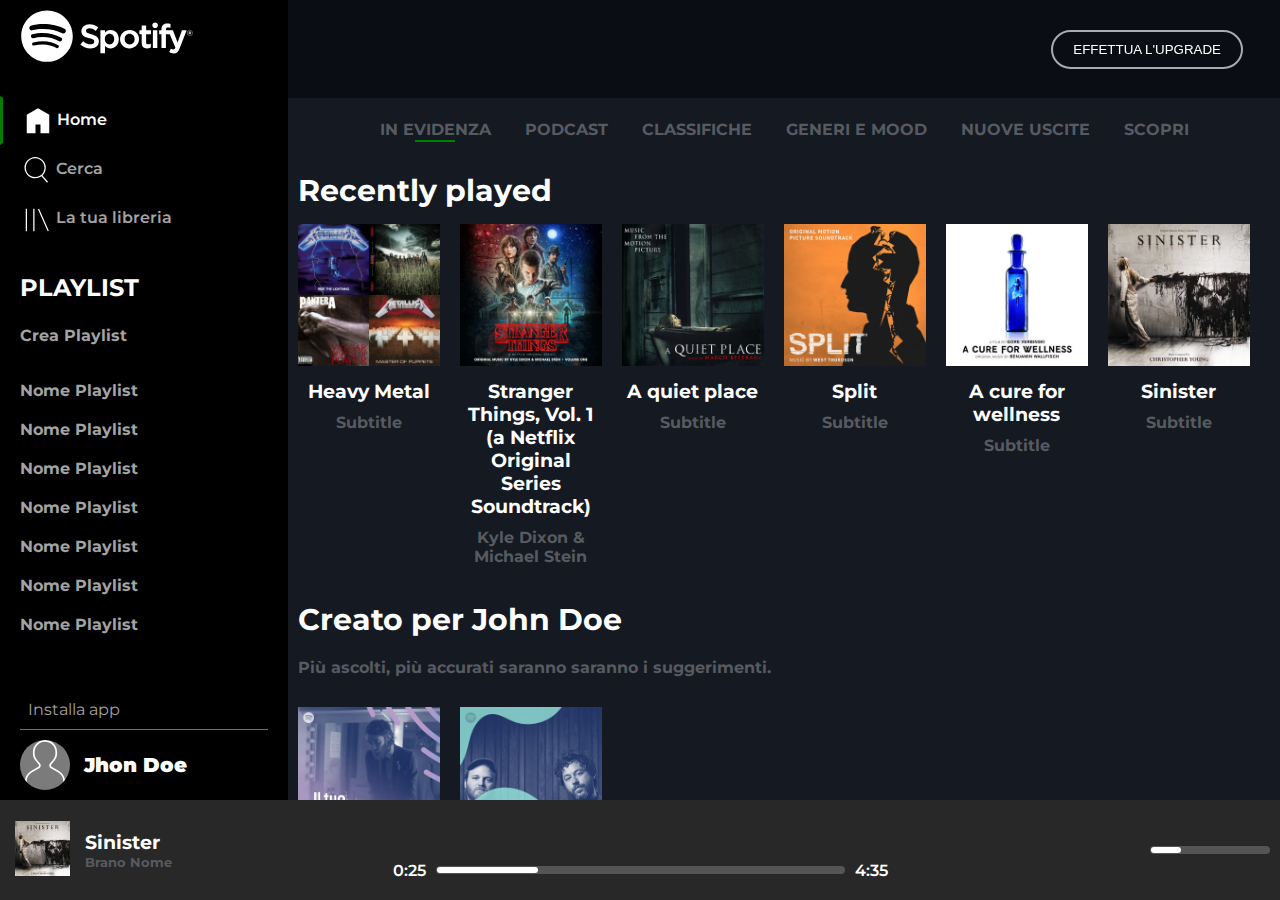
<file: index.html>
<!DOCTYPE html>
<html lang="en">
<head>
  <meta charset="UTF-8">
  <meta http-equiv="X-UA-Compatible" content="IE=edge">
  <meta name="viewport" content="width=device-width, initial-scale=1.0">
  <link rel="preconnect" href="https://fonts.googleapis.com">
  <link rel="preconnect" href="https://fonts.gstatic.com" crossorigin>
  <link href="https://fonts.googleapis.com/css2?family=Montserrat&display=swap" rel="stylesheet">
  <link rel='stylesheet' href='https://cdnjs.cloudflare.com/ajax/libs/font-awesome/6.1.0/css/all.min.css' integrity='sha512-10/jx2EXwxxWqCLX/hHth/vu2KY3jCF70dCQB8TSgNjbCVAC/8vai53GfMDrO2Emgwccf2pJqxct9ehpzG+MTw==' crossorigin='anonymous'/>
  <link rel="stylesheet" href="css/global.css">
  <link rel="stylesheet" href="css/utils.css">
  <link rel="stylesheet" href="css/style.css">
  <link rel="stylesheet" href="css/effect.css">
  <link rel="stylesheet" href="css/media.css">
  <link rel="shortcut icon" href="img/favicon.ico" type="image/x-icon">
  <title>Spotify Web</title>
</head>

<body>

  <main class=" clearfix">
    <!-- LEFT MENU -->
    <div class="left-menu d-flex float-sx">
      <div class="top-container d-flex">
        <div class="logo ">
          <div class="menu-container">
            <img src="img/logo.svg" alt="">
          </div>        
        </div>
  
        <div class="top  ">          
          <ul>
            <li class="active"><span><img src="img/home.svg" alt=""> Home</span></li>
            <li><span><img src="img/search.svg" alt=""> Cerca</span></li>
            <li><span><img src="img/libreria.svg" alt=""> La tua libreria</span></li>
          </ul>
        </div>

        <div class="center d-flex ">          
          <h2>PLAYLIST</h2>
          <span><i class="fa-solid fa-square-plus"></i> Crea Playlist</span>
          <ul>           
            <li><span>Nome Playlist</span> </li>
            <li><span>Nome Playlist</span> </li>
            <li><span>Nome Playlist</span> </li>
            <li><span>Nome Playlist</span> </li>
            <li><span>Nome Playlist</span> </li>
            <li><span>Nome Playlist</span> </li>
            <li><span>Nome Playlist</span> </li>

          </ul>>
        </div>

        <div class="bottom  ">
          <div class="menu-container">
            <div class="install">
              <i class="fa-regular fa-circle-down"></i>  <span>Installa app</span> 
            </div>
            <div class="profile">
              <div class="image">
                <img src="img/profile.svg" alt="">              
              </div>
              <span>Jhon Doe </span>
            </div>
          </div>
        </div>

      </div>
      


    </div>

    <div class=" left-menu-xs d-flex float-sx">
      <div class="top-container d-flex">
        <div class="logo ">
          <div class="menu-container">
            <img src="img/logo-small.svg" alt="">
          </div>        
        </div>
        <div class="top  ">          
          <ul>
            <li class="active"><span><img src="img/home.svg" alt=""></span></li>
            <li><span><img src="img/search.svg" alt=""></span></li>
            <li><span><img src="img/libreria.svg" alt=""></span></li>
          </ul>
        </div>




      </div>
      
      <div class="bottom  ">
        <div class="menu-container">
          <div class="install">
            <i class="fa-regular fa-circle-down"></i>   
          </div>
          <div class="profile">
            <div class="image">
              <img src="img/profile.svg" alt="">              
            </div>
          </div>
        </div>
      </div>

    </div>

    <!-- RIGHT CONTAINER -->
    <div class="right-container float-sx">

      <div class="upgrade ">
        <button class="btn">EFFETTUA L&#39;UPGRADE </button> 
      </div>

      <nav class="">
        <ul>
          <li>
            <span>IN EVIDENZA</span> 
            <div class="line active"></div>
          </li>
          <li>
            <span>PODCAST</span> 
            <div class="line "></div>
          </li>
          <li>
            <span>CLASSIFICHE</span>
            <div class="line "></div>
          </li>
          <li>
            <span>GENERI E MOOD</span>
            <div class="line "></div>
          </li>
          <li>
            <span>NUOVE USCITE</span>
            <div class="line "></div>
          </li>
          <li>
            <div class="line "></div>
            <span>SCOPRI</span>
          </li>
        </ul>
      </nav>

      <section class="recently-played  ">

        <h2>Recently played</h2>
        <div class="gallery d-flex">
          <div class="card  ">
            <div class="card-image">
              <div class="hovercard">
                <i class="fa-regular fa-circle-play"></i>
              </div>
            <img src="img/metal_lifting.jpg" alt="">
            </div>
            
            <h3>Heavy Metal</h3>
            <h4>Subtitle</h4>
          </div>
          <div class="card  ">
            <div class="card-image">
              <div class="hovercard">
                <i class="fa-regular fa-circle-play"></i>
              </div>
              <img src="img/stranger.jpeg" alt="">
            </div>
            <h3>Stranger Things, Vol. 1 (a Netflix Original Series Soundtrack)</h3>
            <h4>Kyle Dixon &#38; Michael Stein</h4>
          </div>
          <div class="card  ">
            <div class="card-image">
              <div class="hovercard">
                <i class="fa-regular fa-circle-play"></i>
              </div>
              <img src="img/aquietplace.jpeg" alt=""> 
            </div>
            <h3>A quiet place</h3>
            <h4>Subtitle</h4>
          </div>
          <div class="card  ">
            <div class="card-image">
              <div class="hovercard">
                <i class="fa-regular fa-circle-play"></i>
              </div>
              <img src="img/split.jpeg" alt="">
            </div>
            <h3>Split</h3>
            <h4>Subtitle</h4>
          </div>
          <div class="card  ">
            <div class="card-image">
              <div class="hovercard">
                <i class="fa-regular fa-circle-play"></i>
              </div>
              <img src="img/cure.jpeg" alt="">
            </div>
            <h3>A cure for wellness</h3>
            <h4>Subtitle</h4>
          </div>
          <div class="card  ">
            <div class="card-image">
              <div class="hovercard">
                <i class="fa-regular fa-circle-play"></i>
              </div>
              <img src="img/sinister.jpeg" alt="">
            </div>
            <h3>Sinister</h3>
            <h4>Subtitle</h4>
          </div>
        </div>
        
      </section>

      <section class="suggestion-for-you  ">
        <h2>Creato per John Doe</h2>
        <h4>Pi&ugrave; ascolti, pi&ugrave; accurati saranno saranno i suggerimenti.</h4>
        <div class="gallery d-flex">
          <div class="card  ">
            <div class="card-image">
              <div class="hovercard">
                <i class="fa-regular fa-circle-play"></i>
              </div>
              <img src="img/radar.jpeg" alt="">
            </div>
            <h3>Release Radar</h3>
          </div>
          <div class="card  ">
            <div class="card-image">
              <div class="hovercard">
                <i class="fa-regular fa-circle-play"></i>
              </div>
              <img src="img/mixdaily.jpeg" alt="">
            </div>
            <h3>Daily Mix 1</h3>
          </div>
        </div>

      </section>

      <section class="popular-artist  ">
        <h2>Artisti pi&ugrave; popolari</h2>
        <h4>Pi&ugrave; ascolti, pi&ugrave; accurati saranno saranno i suggerimenti.</h4>
        <div class="gallery d-flex">
          <div class="card  ">
            <div class="card-image">
              <div class="hovercard">
                <i class="fa-regular fa-circle-play"></i>
              </div>
              <img src="img/youg.jpeg" alt="">
            </div>
            <h3>Lana del Rey</h3>
          </div>
          <div class="card  ">
            <div class="card-image">
              <div class="hovercard">
                <i class="fa-regular fa-circle-play"></i>
              </div>
              <img src="img/einaudi.jpeg" alt="">
            </div>
            <h3>Ludovico Einaudi</h3>
          </div>
        </div>
      </section>

    </div>    
  </main>

  <!-- FOOTER MENU -->
  <footer class="h100  w100 d-flex">
    <!-- left -->
    <div class="left-f-menu  d-flex"> 
      <div class="cover-small">
        <img src="img/sinister.jpeg" alt="">
      </div>
      <div class="title">
        <h3>Sinister</h3>
        <h4>Brano Nome</h4>
      </div>
      <div class="add-to">
        <i class="fa-regular fa-heart"></i>
        <i class="fa-regular fa-folder"></i>
      </div>
    </div>
    <!-- center top -->
    <div class="center-f-menu w40 d-flex ">
      <div class="controller  ">
        <i class="fa-solid fa-shuffle"></i>
        <i class="fa-solid fa-backward-step"></i>
        <i class="fa-regular fa-circle-play"></i>
        <i class="fa-solid fa-forward-step"></i>
        <i class="fa-solid fa-arrow-rotate-right"></i>
      </div>
      <!-- center bot -->
      <div class="time-bar  d-flex">
        <div class="time">
          0:25
        </div>
        <div class="meter">
          <div class="advance">
            <div class="cursor"></div>
          </div>
        </div>
        <div class="time">
          4:35
        </div>
      </div>
    </div>
    <!-- right -->
    <div class="right-f-menu d-flex  "> 
      
      <i class="fa-solid fa-list"></i>
      <i class="fa-solid fa-display"></i>
      <i class="fa-solid fa-volume-high"></i>
      <div class="meter">
        <div class="advance">
          <div class="cursor"></div>
        </div>
      </div>

    </div>
    
  </footer>
  
</body>

</html>
</file>
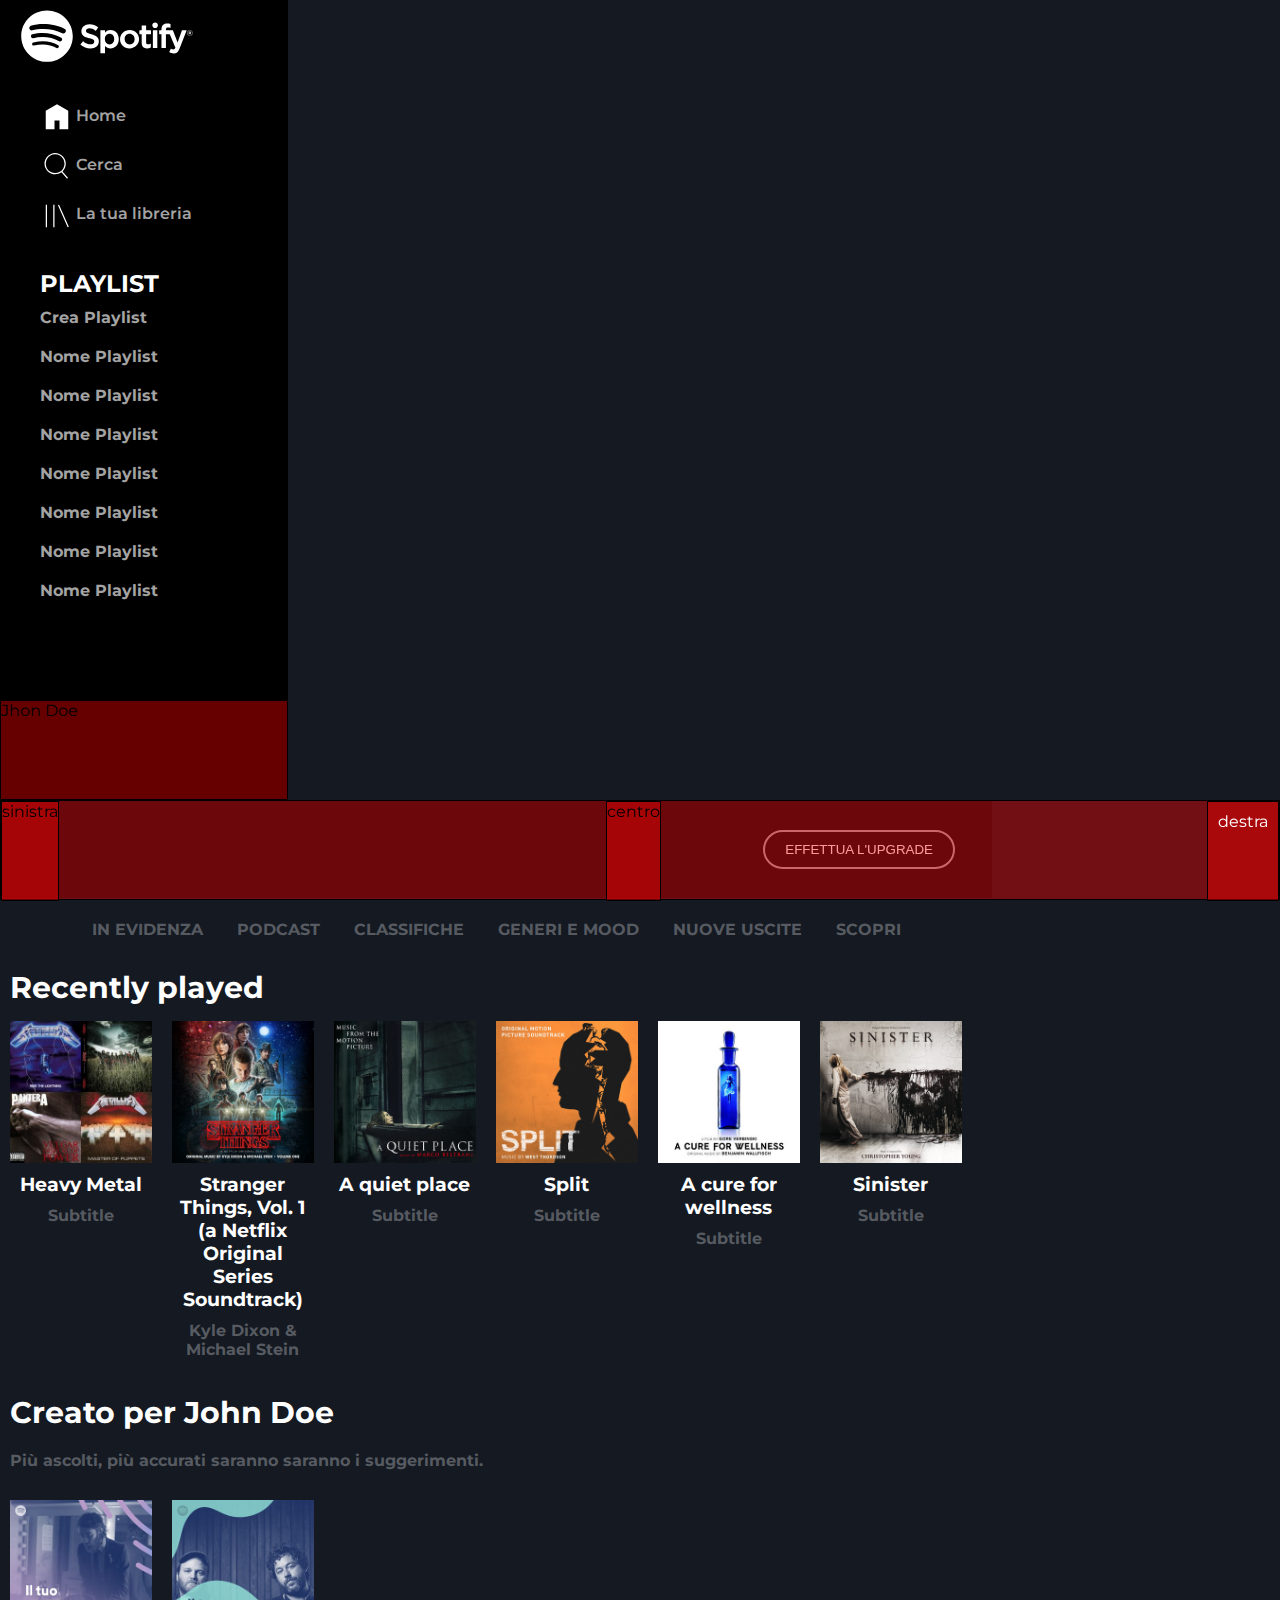
<file: index1.html>
<html lang="en"><head>
  <meta charset="UTF-8">
  <meta http-equiv="X-UA-Compatible" content="IE=edge">
  <meta name="viewport" content="width=device-width, initial-scale=1.0">
  <link rel="preconnect" href="https://fonts.googleapis.com">
  <link rel="preconnect" href="https://fonts.gstatic.com" crossorigin="">
  <link href="https://fonts.googleapis.com/css2?family=Montserrat&amp;display=swap" rel="stylesheet">
  <link rel="stylesheet" href="https://cdnjs.cloudflare.com/ajax/libs/font-awesome/6.1.0/css/all.min.css" integrity="sha512-10/jx2EXwxxWqCLX/hHth/vu2KY3jCF70dCQB8TSgNjbCVAC/8vai53GfMDrO2Emgwccf2pJqxct9ehpzG+MTw==" crossorigin="anonymous">
  <link rel="stylesheet" href="css/global.css">
  <link rel="stylesheet" href="css/utils.css">
  <link rel="stylesheet" href="css/style.css">
  <title>Document</title>
</head>

<body>

  <main class=" clearfix">
    <!-- LEFT MENU -->
    <div class="left-menu d-flex">

      <div class="logo ">
        <div class="menu-container">
          <img src="img/logo.svg" alt="">
        </div>        
      </div>

      <div class="top  ">
        <div class="menu-container">
          <ul>
            <li><img src="img/home.svg" alt=""><span> Home</span></li>
            <li><img src="img/search.svg" alt=""><span> Cerca</span></li>
            <li><img src="img/libreria.svg" alt=""><span> La tua libreria</span></li>
          </ul>
        </div>
    </div>
      <div class="center  ">
        <div class="menu-container">
         <h2>PLAYLIST</h2>
         <ul>
           <li><i class="fa-solid fa-square-plus"></i> Crea Playlist</li>
           <li>Nome Playlist</li>
           <li>Nome Playlist</li>
           <li>Nome Playlist</li>
           <li>Nome Playlist</li>
           <li>Nome Playlist</li>
           <li>Nome Playlist</li>
           <li>Nome Playlist</li>
         </ul>
        </div>
      </div>
      <div class="bottom debug h100">Jhon Doe</div>

    </div>

    <!-- RIGHT CONTAINER -->
    <div class="right-container float-sx">

      <div class="upgrade ">
        <button class="btn">EFFETTUA L'UPGRADE </button> 
      </div>

      <nav class="">
        <ul>
          <li>IN EVIDENZA</li>
          <li>PODCAST</li>
          <li>CLASSIFICHE</li>
          <li>GENERI E MOOD</li>
          <li>NUOVE USCITE</li>
          <li>SCOPRI</li>
        </ul>
      </nav>

      <section class="recently-played  ">
        <h2>Recently played</h2>
        <div class="gallery d-flex">
          <div class="card  ">
            <img src="img/metal_lifting.jpg" alt="">
            <h3>Heavy Metal</h3>
            <h4>Subtitle</h4>
          </div>
          <div class="card  ">
            <img src="img/stranger.jpeg" alt="">
            <h3>Stranger Things, Vol. 1 (a Netflix Original Series Soundtrack)</h3>
            <h4>Kyle Dixon &amp; Michael Stein</h4>
          </div>
          <div class="card  ">
            <img src="img/aquietplace.jpeg" alt="">
            <h3>A quiet place</h3>
            <h4>Subtitle</h4>
          </div>
          <div class="card  ">
            <img src="img/split.jpeg" alt="">
            <h3>Split</h3>
            <h4>Subtitle</h4>
          </div>
          <div class="card  ">
            <img src="img/cure.jpeg" alt="">
            <h3>A cure for wellness</h3>
            <h4>Subtitle</h4>
          </div>
          <div class="card  ">
            <img src="img/sinister.jpeg" alt="">
            <h3>Sinister</h3>
            <h4>Subtitle</h4>
          </div>
  

        </div>
        
      </section>

      <section class="suggestion-for-you  ">
        <h2>Creato per John Doe</h2>
        <h4>Più ascolti, più accurati saranno saranno i suggerimenti.</h4>
        <div class="gallery d-flex">
          <div class="card  ">
            <img src="img/radar.jpeg" alt="">
            <h3>Release Radar</h3>
          </div>
          <div class="card  ">
            <img src="img/mixdaily.jpeg" alt="">
            <h3>Daily Mix 1</h3>
          </div>
        </div>

      </section>

      <section class="popular-artist  ">
        <h2>Artisti più popolari</h2>
        <h4>Più ascolti, più accurati saranno saranno i suggerimenti.</h4>
        <div class="gallery d-flex">
          <div class="card  ">
            <img src="img/youg.jpeg" alt="">
            <h3>Lana del Rey</h3>
          </div>
          <div class="card  ">
            <img src="img/einaudi.jpeg" alt="">
            <h3>Ludovico Einaudi</h3>
          </div>
        </div>
      </section>

    </div>
    
  </main>

  <!-- FOOTER MENU -->
  <footer class="h100 debug w100 d-flex">
    <div class="left-f-menu debug h100"> sinistra</div>
    <div class="center-f-menu debug h100"> centro</div>
    <div class="right-f-menu debug h100"> destra</div>
    
  </footer>
</body></html>
</file>
<file: css/global.css>
*{
  margin: 0;
  padding: 0;
  box-sizing: border-box;
}

html{
  font-family: 'Montserrat', sans-serif;
}

a{
  text-decoration:none;
  color: black;
}

ul{
  list-style: none;
}
</file>
<file: css/utils.css>
/* DEBUG */

.bg-blue{
  background-color: blue;
  border: 2px solid red;
}
.bg-red{
  background-color: red;
}

.debug{   
  background-color: rgba(255, 0, 0, .4);
  border: 1px solid black; 
}  

.h100{      
  min-height: 100px; 
}  
.h200{
  height: 200px;
}
.h300{   
  min-height: 300px; 
} 

.h500{   
  min-height: 500px; 
}

.width150{  
  width: 150px; 
}  

.w30{
  width: 30%;
}

.w40{   
  width: 40%; 
}  

.w50{   
  width: 50%; 
}  

.w60{  
  width: 60%; 
}

.w90{
  width: 90%;
  margin: 0 auto;
}
.w100{
  width: 100%;
}



/* /DEBUG */


.container{
  width: 70%;
  margin: auto;
}

.container-l{
  width: 80%;
  margin: auto;
}
.menu-container{
  width: 100%;
  margin: auto;
  padding: 0 20px;
}

.clearfix::after{
  content: '';
  display: table;
  clear: both;
}
.d-flex{
  display: flex;
}


.float-sx{
  float: left;
}
.float-dx{
  float: right;  
}

/* BUTTON */

.btn{
  cursor: pointer;
  border:none;
  padding: 10px 20px;
  background-color: white;
}



/* SPAZIATURE */

.space-xxs{
  margin-top: 10px;
}
.space-xs{
  margin-top: 25px
}
.space-s{
  margin-top: 50px;
}
.space-m{
  margin-top: 150px;
}
.space-l{
  margin-top: 300px;
}
.sapce-w-xs{
  display: inline;
  margin-left: 10px;
}

.padding-10-dx{
  padding-right: 10px;
}
.padding-10-lx{
  padding-left: 10px;
}
.padding-10{
  padding: 0px 5px 0 5px;
}
</file>
<file: css/style.css>
/* MAIN */
html{
  background-color: rgb(20, 25, 34);
}
main{
  height: calc(100vh - 100px);
  
}

/* LEFT MENU */
.left-menu-xs{
  display: none;
  width: 70px;
  background-color: rgb(0, 0, 0);
  height: calc(100vh - 100px);
}
.left-menu{
  width: 288px;
  height: calc(100vh - 100px);
  flex-direction: column;
  background-color: rgb(0, 0, 0);
  justify-content: space-between;
  
}
.left-menu>*{
  width: 100%;
 
}

/* logo */

.logo img{
  padding-top: 10px;
  width: 70%;
}


/* top (menu) */
.top-container{
  height: calc(100% );
  flex-direction: column;
}
.top ul{
  margin-top: 30px;
  color: rgb(163, 163, 163);
  font-weight: 600;
}
.top ul li{
  padding: 7.5px 20px;
  border: 2px solid transparent;
}
.top img{
  width: 30px;
  vertical-align: middle;
}

/* center (playlist) */

.center{
  padding-top: 30px;
  flex-grow: 1;
  flex-direction: column;
  overflow-y: auto;
}
.center h2{
  padding: 0 20px;
  color: white;
  font-weight: bold;
}
.center i{
  vertical-align: middle;
  font-size: 40px;  
}
.center ul{
  color: rgb(163, 163, 163);
  font-weight: 700;
  min-height: 50px;
  overflow-y: auto;
}
.center li{
  vertical-align: middle;
  padding: 10px 20px;  
}
.center>span{
  padding: 10px 20px;
  color: rgb(163, 163, 163);
  font-weight: 700;
}

/* bottom (profile) */

.left-menu>:last-child{
  align-self: flex-end;
}
.install{
  border-bottom: 1px solid rgb(113, 113, 113);
  padding: 10px 5px;
  color: rgb(163, 163, 163);
}
.install i{
  padding-right: 3px;
}
.profile{
  padding: 10px 0 10px 0;
}
.profile .image{
  display: inline-block;
  width: 50px;
  height: 50px;
  border-radius: 50%;
  background-color: rgb(123, 123, 123);
  text-align: center;
  overflow: hidden;
  vertical-align: middle;
}
.profile .image img{
  width: 80%;
}
.profile span{
  vertical-align: middle;
  font-size: 20px;
  color: white;
  font-weight: 900;
  padding-left: 10px;
}

/* RIGHT CONTAINER */

.right-container{
  overflow-y: auto;
  width: calc(100% - 288px);
  height: calc(100vh - 100px);
}

.card{
  
  width: calc(100% / 6 - 20px);
  text-align: center;
  
}
.card-image{
  position: relative;
  overflow: hidden;
}
.right-container h2{
  color: white;
  padding: 10px 10px;
  font-weight: bolder;
  font-size: 30px;
}
.right-container h3{
  color: white;
  text-align: center;
  padding: 10px 0;
}
.right-container h4{
  color: rgb(87, 91, 97);
  text-align: center;
  padding: 0 0 20px 0;
}
.right-container img{
  width: 100%;
}
.gallery{
  margin: 5px 10px;
  gap: 20px;
}
.right-container section > h4{
  padding: 10px 10px;
  text-align: left;
  margin-bottom: 20px;
}
/* upgrade */

.upgrade{
  position: fixed;
  width: calc(100% - 288px);
  text-align: right;
  z-index: 998; 
  padding: 29.5px 37px 29.5px; 
  background-color: rgba(8, 11, 18, .8);
}
.upgrade .btn{
  border-radius: 20px;
  border: 2px solid rgb(170, 171, 174);
  background-color: transparent;
  color: white;
}
.line{
  width: 40px;
  height: 2px;
  background-color: green;
  margin: 1px auto 0;
  display: none ;
}

/* nav */

nav{
  margin-top: 100px;
  text-align: center;
  padding: 20px;
}
nav ul li{
  display: inline-block;
  margin: 0 15px;
  font-weight: bold;
  color: rgb(87, 91, 97);
  cursor: pointer;
}

/* recently-played */



/* suggestion-for-you */



/* popular-artist */

.popular-artist img{
  border-radius: 50%;
}
.popular-artist .card-image{
  border-radius: 50%;
}

/* FOOTER MENU */

footer{
  position: fixed;
  left: 0;
  bottom: 0;
  z-index: 999;
  justify-content: space-between;
  height: 100px;
  background-color: rgb(40, 40, 40);
}

/* footer left */

.left-f-menu{
  height: 100%;
  align-items: center;

}
.left-f-menu .cover-small{
  padding: 0 15px;
}
.left-f-menu img{
  width: 55px; 
}
.left-f-menu .title{
  color: white;
  font-size: bold;
}
.left-f-menu .title h4{
  font-size: small;
  color: rgb(87, 91, 97);
}
.left-f-menu i{
  margin-left: 15px;
  color: rgb(87, 91, 97);
  
}

/* footer center top */

.center-f-menu{
  flex-direction: column;
  height: 100px;
}
.center-f-menu .controller{
  height: 50%;
  color: white;
  text-align: center;
  padding-top: 10px;  
}
.center-f-menu .controller i{
  line-height: 50px;
  vertical-align: middle;
  margin: 0 15px;
  font-size: 20px;
  cursor: pointer;
}
.center-f-menu .controller .fa-circle-play{
  font-size: 30px;
}

/* footer center bot */

.center-f-menu .time-bar{
  height: 50%;
  align-items: center;
  /* justify-content: space-between; */
  gap: 0 10px;
  color: white;
  font-weight: 600;
  padding-bottom: 10px;
}
.meter { 
  width: 80%;
  height: 8px;  
  /* position: relative; */
  background: #555;
  border-radius: 25px;
  padding: 1px; 
  cursor: pointer; 
}
.meter > .advance {
  position: relative;
  display: block;
  height: 100%;
  width: 25%;
  background-color: white;
  border-radius: 25px;
}
.cursor{
  position: absolute;
  background-color: white;
  width: 15px;
  height: 15px;
  right: -7.5px;
  top: 50%;
  border-radius: 50%;
  transform: translate(0, -50%);
  display: none;
}

/* footer right */

.right-f-menu {
  color: white;
  height: 100px;
  padding: 10px;
  align-items: center;
}
.right-f-menu i{
  margin-right: 15px;
  cursor: pointer;
}

.right-f-menu .meter{
  width: 120px;
  height: 8px;  
  background: #555;
  border-radius: 25px;
  padding: 1px;  
}
</file>
<file: css/effect.css>
/* sidebar */

.top ul .active {
  color: white;
  border-left: 3px solid green;
  
}
li :hover{
  color: white;
  cursor: pointer;
}
.install :hover{
  color: white;
  cursor: pointer;
}

/* nav */
nav ul li :hover{
  color: white;
}
.line.active{
  display: block;
}
/* upgrade */

.upgrade .btn:hover{
  transform: scale(1.2);
}

/* card */

.hovercard{
  position: absolute;
  top: 0;
  left: 0;
  width: 100%;
  height: 100%;
  display: none;
}
.hovercard i{
  position: absolute;
  color: white;
  top: 50%;
  left: 50%;
  transform: translate(-50%, -50%);
  font-size: 4vw;
  z-index: 1;
}
.card:hover .hovercard{
  display: block;
}
.card:hover img{
  filter: brightness(.5);
}

/* meter */

.meter:hover > .advance{
  background-color: green;
  position: relative;
}
.meter:hover .cursor{
  display: block;
}
/* left footer */
.add-to i:hover{
  color: white;
  cursor: pointer;
}
.title h4:hover{
  text-decoration: underline;
  color: white;
  cursor: pointer;
}
/* center footer */

.controller .fa-circle-play:hover{
  transform: scale(1.2);
}
</file>
<file: css/media.css>
@media screen and (max-width: 1024px){
  .right-container{
    overflow-x: hidden;
  }
  .gallery{
    flex-wrap: wrap;
  }
  .card{
    width: calc(100% / 4 - 20px);
  }
}

/* layout s */

@media screen and (max-width: 768px){
  .right-container{
    overflow-x: hidden;
  }
  .gallery{
    flex-wrap: wrap;
  }
  .card{
    width: calc(100% / 2 - 20px);
  }
  nav ul li {
    padding: 10px 0;
  }
  .left-f-menu i{
    margin-left: 5px;
  }
  .center-f-menu .controller i{
    margin: 0 5px;
  }
}

/* layout xs */

@media screen and (max-width: 618px){

  .left-menu{
    display: none;
  }
  .left-menu-xs{
    display: block;
    justify-content: space-between;
  }

  .right-container{
    width: calc(100% - 70px);
  }
  .upgrade{
    width: calc(100% - 70px);
  }
  .top-container {
    height: calc(100% - 110px );
  }
  .install {

    text-align: center;
  }
  .profile .image {
    display: inline-block;
    width: 50px;
    height: 50px;
    border-radius: 50%;
    background-color: rgb(123, 123, 123);
    text-align: center;
    overflow: hidden;
    vertical-align: middle;
  }
  .menu-container {
    width: 74%;
    margin: auto;
    padding: 0 ;
    text-align: center;
  }
  .left-f-menu{
    height: 100%;
    align-items: center;
  
  }
  .left-f-menu .cover-small{
    padding: 0 15px;
  }
  .left-f-menu img{
    width: 30px; 
  }
  .left-f-menu .title{
    color: white;
    font-size: bold;
    font-size: 12px;
  }
  .left-f-menu .title h4{
    font-size: 10px;
    color: rgb(87, 91, 97);
  }
  .left-f-menu i{
    margin-left: 15px;
    margin-top: 3px;
    color: rgb(87, 91, 97);
    font-size: 15px;
    display: block;
  }
  
  /* footer center top */
  
  .center-f-menu{
    width: 30%;
  }
  .center-f-menu .controller{
    height: 50%;
    color: white;
    text-align: center;
    padding-top: 10px;  
  }
  .center-f-menu .controller i{
    margin: 0 5px;
    font-size: 15px;
  }
  .center-f-menu .controller .fa-circle-play{
    font-size: 20px;
  }

  
  /* footer right */
  
  .right-f-menu {
    width: 30%;
    padding: 10px; 
  }
  .right-f-menu i{
    font-size: 10px;
  }
  .time{
    font-size: 13px;
  }

}
</file>
